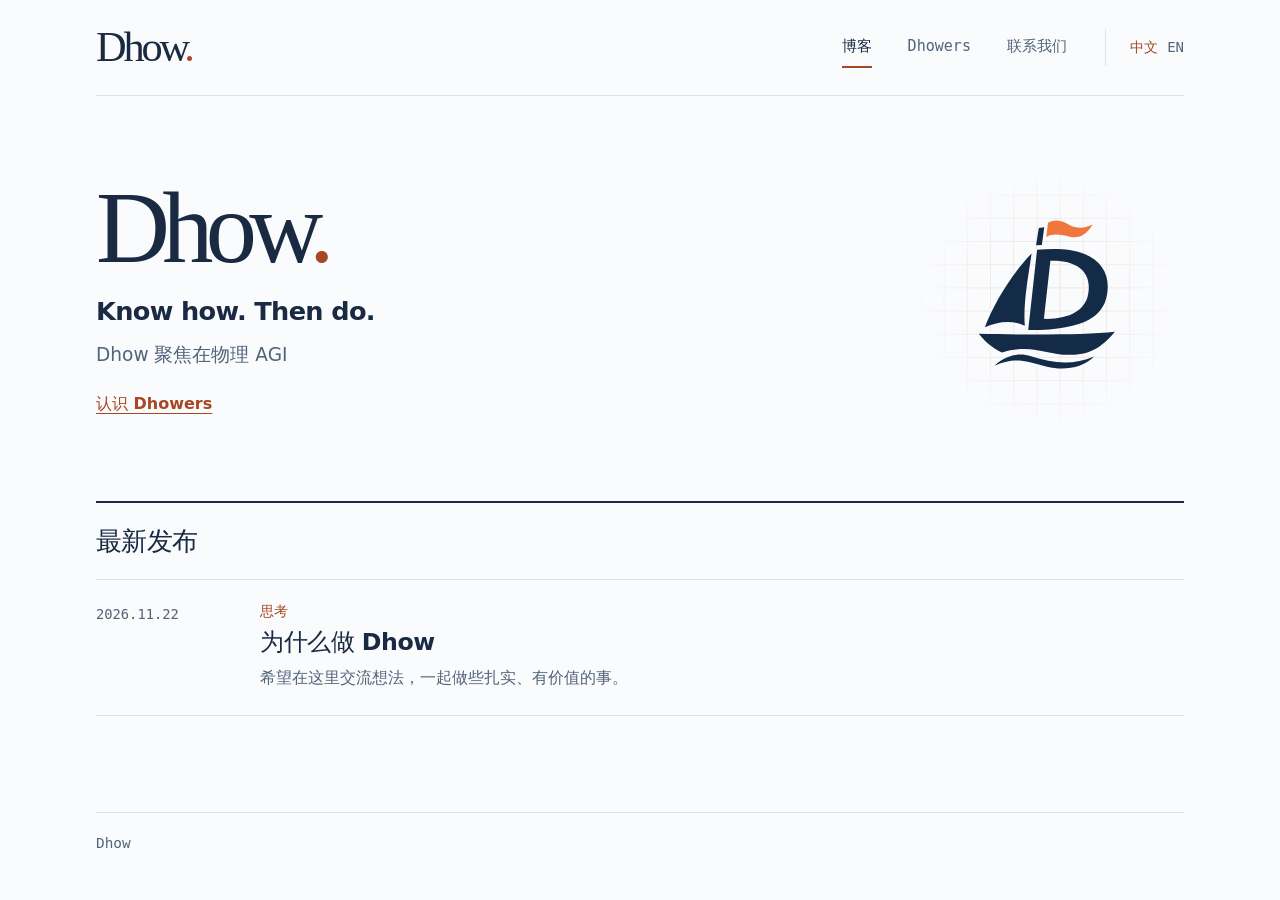
<file: site/index.html>
<!doctype html>
<html lang="zh-CN" data-auto-language>
  <head>
    <meta charset="utf-8">
    <meta name="viewport" content="width=device-width, initial-scale=1">
    <meta name="description" content="Dhow 聚焦在物理 AGI。">
    <meta name="theme-color" content="#fafbfd">
    <title>Dhow — 物理 AGI</title>
    <link rel="alternate" hreflang="en" href="./en/index.html">
    <link rel="icon" type="image/svg+xml" href="./assets/dhow.svg">
    <link rel="stylesheet" href="./assets/styles.css?v=45f61dc2bd6b">
    <script src="./assets/language.js" defer></script>
    <script src="./assets/feed.js" defer></script>
  </head>
  <body class="landing-page home-page">
    <a class="skip-link" href="#main">跳到正文</a>
    <header class="site-header wrap">
      <a class="wordmark" href="./index.html" aria-label="Dhow 首页">Dhow<span>.</span></a>
      <div class="header-links">
        <nav class="site-nav" aria-label="主导航">
          <a href="#blog" aria-current="page">博客</a>
          <a href="./dhowers.html">Dhowers</a>
          <a href="./dhowers.html#contact">联系我们</a>
        </nav>
        <nav class="language-nav" aria-label="语言">
          <a href="./index.html" aria-current="true">中文</a>
          <a href="./en/index.html" lang="en" hreflang="en" aria-label="English">EN</a>
        </nav>
      </div>
    </header>

    <main class="wrap" id="main">
      <section class="hero home-hero" aria-labelledby="intro">
        <div>
          <h1 id="intro" lang="en">Dhow<span aria-hidden="true">.</span></h1>
          <p class="tagline" lang="en">Know how. Then do.</p>
          <p class="hero-focus">Dhow 聚焦在物理 AGI</p>
          <a class="text-link" href="./dhowers.html">认识 Dhowers</a>
        </div>
        <div class="hero-art" aria-hidden="true">
          <img src="./assets/dhow.svg" width="512" height="512" alt="">
        </div>
      </section>

      <section class="blog" id="blog" aria-labelledby="blog-title">
        <div class="section-header">
          <h2 id="blog-title">最新发布</h2>
          <div class="filters" role="group" aria-label="按内容分类筛选" hidden>
            <button type="button" data-filter="all" aria-pressed="true">全部</button>
            <button type="button" data-filter="paper" aria-pressed="false">论文</button>
            <button type="button" data-filter="work" aria-pressed="false">作品</button>
            <button type="button" data-filter="thought" aria-pressed="false">思考</button>
          </div>
        </div>
        <ul class="feed" aria-label="发布列表">
          <li class="entry" data-kind="thought">
            <time datetime="2026-11-22">2026.11.22</time>
            <article>
              <p class="entry-kind">思考</p>
              <h3><a href="./posts/why-dhow.html">为什么做 Dhow</a></h3>
              <p class="summary">希望在这里交流想法，一起做些扎实、有价值的事。</p>
            </article>
          </li>
        </ul>
        <p class="empty" role="status" hidden>这个分类暂时没有内容。</p>
      </section>
    </main>

    <footer class="site-footer wrap">
      <span>Dhow</span>
    </footer>
  </body>
</html>
</file>
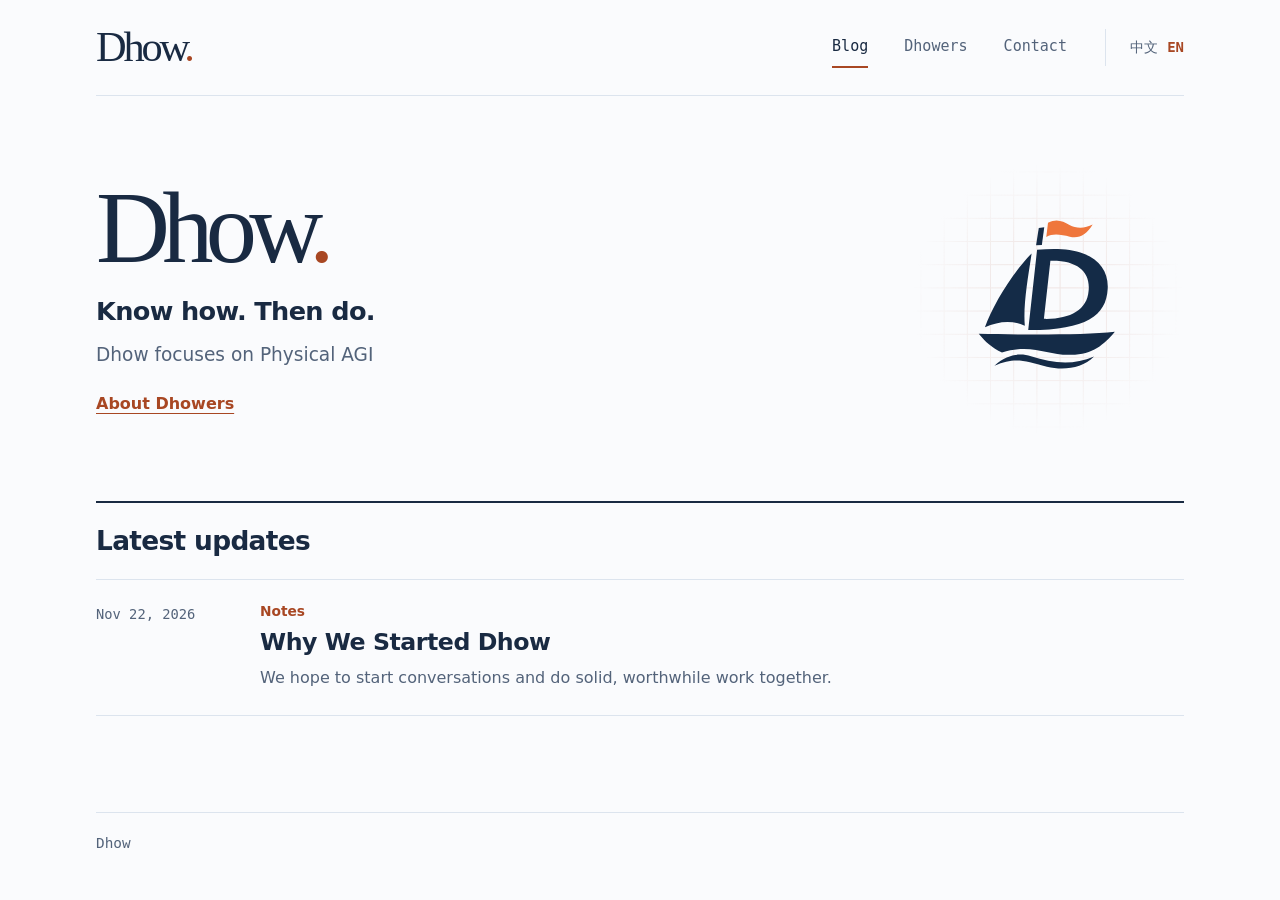
<file: site/en/index.html>
<!doctype html>
<html lang="en">
  <head>
    <meta charset="utf-8">
    <meta name="viewport" content="width=device-width, initial-scale=1">
    <meta name="description" content="Dhow focuses on Physical AGI.">
    <meta name="theme-color" content="#fafbfd">
    <title>Dhow — Physical AGI</title>
    <link rel="alternate" hreflang="zh-CN" href="../index.html">
    <link rel="icon" type="image/svg+xml" href="../assets/dhow.svg">
    <link rel="stylesheet" href="../assets/styles.css?v=45f61dc2bd6b">
    <script src="../assets/language.js" defer></script>
    <script src="../assets/feed.js" defer></script>
  </head>
  <body class="landing-page home-page">
    <a class="skip-link" href="#main">Skip to content</a>
    <header class="site-header wrap">
      <a class="wordmark" href="./index.html" aria-label="Dhow home">Dhow<span>.</span></a>
      <div class="header-links">
        <nav class="site-nav" aria-label="Main navigation">
          <a href="#blog" aria-current="page">Blog</a>
          <a href="./dhowers.html">Dhowers</a>
          <a href="./dhowers.html#contact">Contact</a>
        </nav>
        <nav class="language-nav" aria-label="Language">
          <a href="../index.html" lang="zh-CN" hreflang="zh-CN">中文</a>
          <a href="./index.html" aria-label="English" aria-current="true">EN</a>
        </nav>
      </div>
    </header>

    <main class="wrap" id="main">
      <section class="hero home-hero" aria-labelledby="intro">
        <div>
          <h1 id="intro">Dhow<span aria-hidden="true">.</span></h1>
          <p class="tagline">Know how. Then do.</p>
          <p class="hero-focus">Dhow focuses on Physical AGI</p>
          <a class="text-link" href="./dhowers.html">About Dhowers</a>
        </div>
        <div class="hero-art" aria-hidden="true">
          <img src="../assets/dhow.svg" width="512" height="512" alt="">
        </div>
      </section>

      <section class="blog" id="blog" aria-labelledby="blog-title">
        <div class="section-header">
          <h2 id="blog-title">Latest updates</h2>
          <div class="filters" role="group" aria-label="Filter updates by category" hidden>
            <button type="button" data-filter="all" aria-pressed="true">All</button>
            <button type="button" data-filter="paper" aria-pressed="false">Papers</button>
            <button type="button" data-filter="work" aria-pressed="false">Projects</button>
            <button type="button" data-filter="thought" aria-pressed="false">Notes</button>
          </div>
        </div>
        <ul class="feed" aria-label="Updates">
          <li class="entry" data-kind="thought">
            <time datetime="2026-11-22">Nov 22, 2026</time>
            <article>
              <p class="entry-kind">Notes</p>
              <h3><a href="./posts/why-dhow.html">Why We Started Dhow</a></h3>
              <p class="summary">We hope to start conversations and do solid, worthwhile work together.</p>
            </article>
          </li>
        </ul>
        <p class="empty" role="status" hidden>Nothing in this category yet.</p>
      </section>
    </main>

    <footer class="site-footer wrap">
      <span>Dhow</span>
    </footer>
  </body>
</html>
</file>
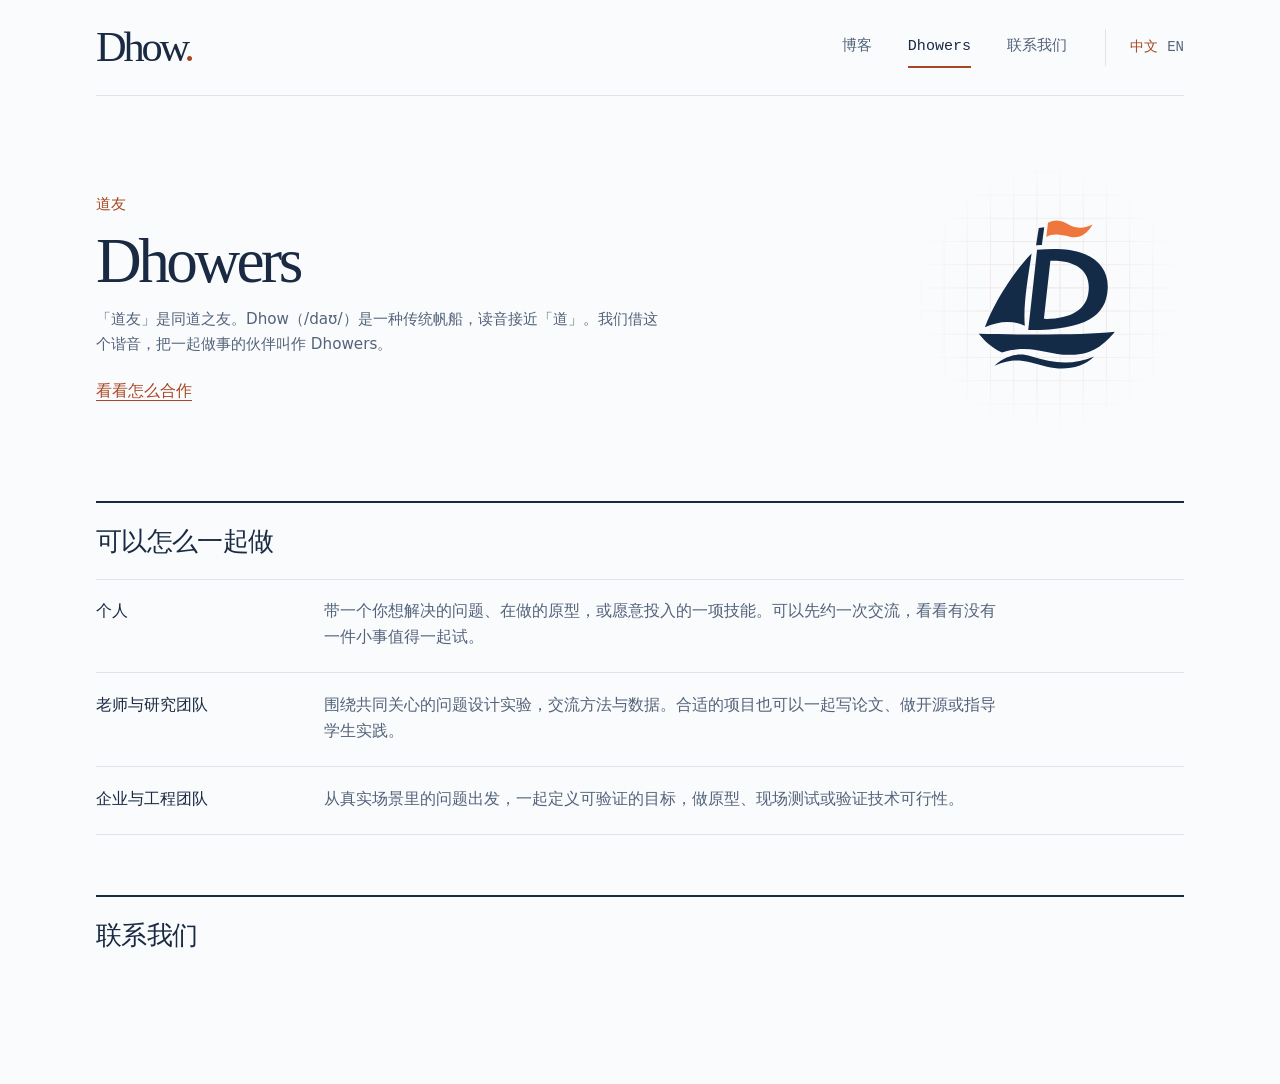
<file: site/dhowers.html>
<!doctype html>
<html lang="zh-CN">
  <head>
    <meta charset="utf-8">
    <meta name="viewport" content="width=device-width, initial-scale=1">
    <meta name="description" content="Dhowers 连接认真想做点事的人，围绕物理 AGI 开展合作。">
    <meta name="theme-color" content="#fafbfd">
    <title>Dhowers · 道友 — Dhow</title>
    <link rel="alternate" hreflang="en" href="./en/dhowers.html">
    <link rel="icon" type="image/svg+xml" href="./assets/dhow.svg">
    <link rel="stylesheet" href="./assets/styles.css?v=45f61dc2bd6b">
    <script src="./assets/language.js" defer></script>
  </head>
  <body class="landing-page">
    <a class="skip-link" href="#main">跳到正文</a>
    <header class="site-header wrap">
      <a class="wordmark" href="./index.html" aria-label="Dhow 首页">Dhow<span>.</span></a>
      <div class="header-links">
        <nav class="site-nav" aria-label="主导航">
          <a href="./index.html#blog">博客</a>
          <a href="./dhowers.html" aria-current="page">Dhowers</a>
          <a href="#contact">联系我们</a>
        </nav>
        <nav class="language-nav" aria-label="语言">
          <a href="./dhowers.html" aria-current="true">中文</a>
          <a href="./en/dhowers.html" lang="en" hreflang="en" aria-label="English">EN</a>
        </nav>
      </div>
    </header>

    <main class="wrap" id="main">
      <section class="hero" aria-labelledby="people">
        <div>
          <p class="tagline">道友</p>
          <h1 id="people" lang="en">Dhowers</h1>
          <p class="hero-note">「道友」是同道之友。<span lang="en">Dhow</span>（/daʊ/）是一种传统帆船，读音接近「道」。我们借这个谐音，把一起做事的伙伴叫作 Dhowers。</p>
          <a class="text-link" href="#collaboration">看看怎么合作</a>
        </div>
        <div class="hero-art" aria-hidden="true">
          <img src="./assets/dhow.svg" width="512" height="512" alt="">
        </div>
      </section>

      <section class="content-section" aria-labelledby="collaboration">
        <div class="section-header">
          <h2 id="collaboration">可以怎么一起做</h2>
        </div>
        <dl class="collab-list">
          <div>
            <dt>个人</dt>
            <dd>带一个你想解决的问题、在做的原型，或愿意投入的一项技能。可以先约一次交流，看看有没有一件小事值得一起试。</dd>
          </div>
          <div>
            <dt>老师与研究团队</dt>
            <dd>围绕共同关心的问题设计实验，交流方法与数据。合适的项目也可以一起写论文、做开源或指导学生实践。</dd>
          </div>
          <div>
            <dt>企业与工程团队</dt>
            <dd>从真实场景里的问题出发，一起定义可验证的目标，做原型、现场测试或验证技术可行性。</dd>
          </div>
        </dl>
      </section>

      <section class="content-section" id="contact" aria-labelledby="contact-title">
        <div class="section-header">
          <h2 id="contact-title">联系我们</h2>
        </div>
      </section>
    </main>
  </body>
</html>
</file>
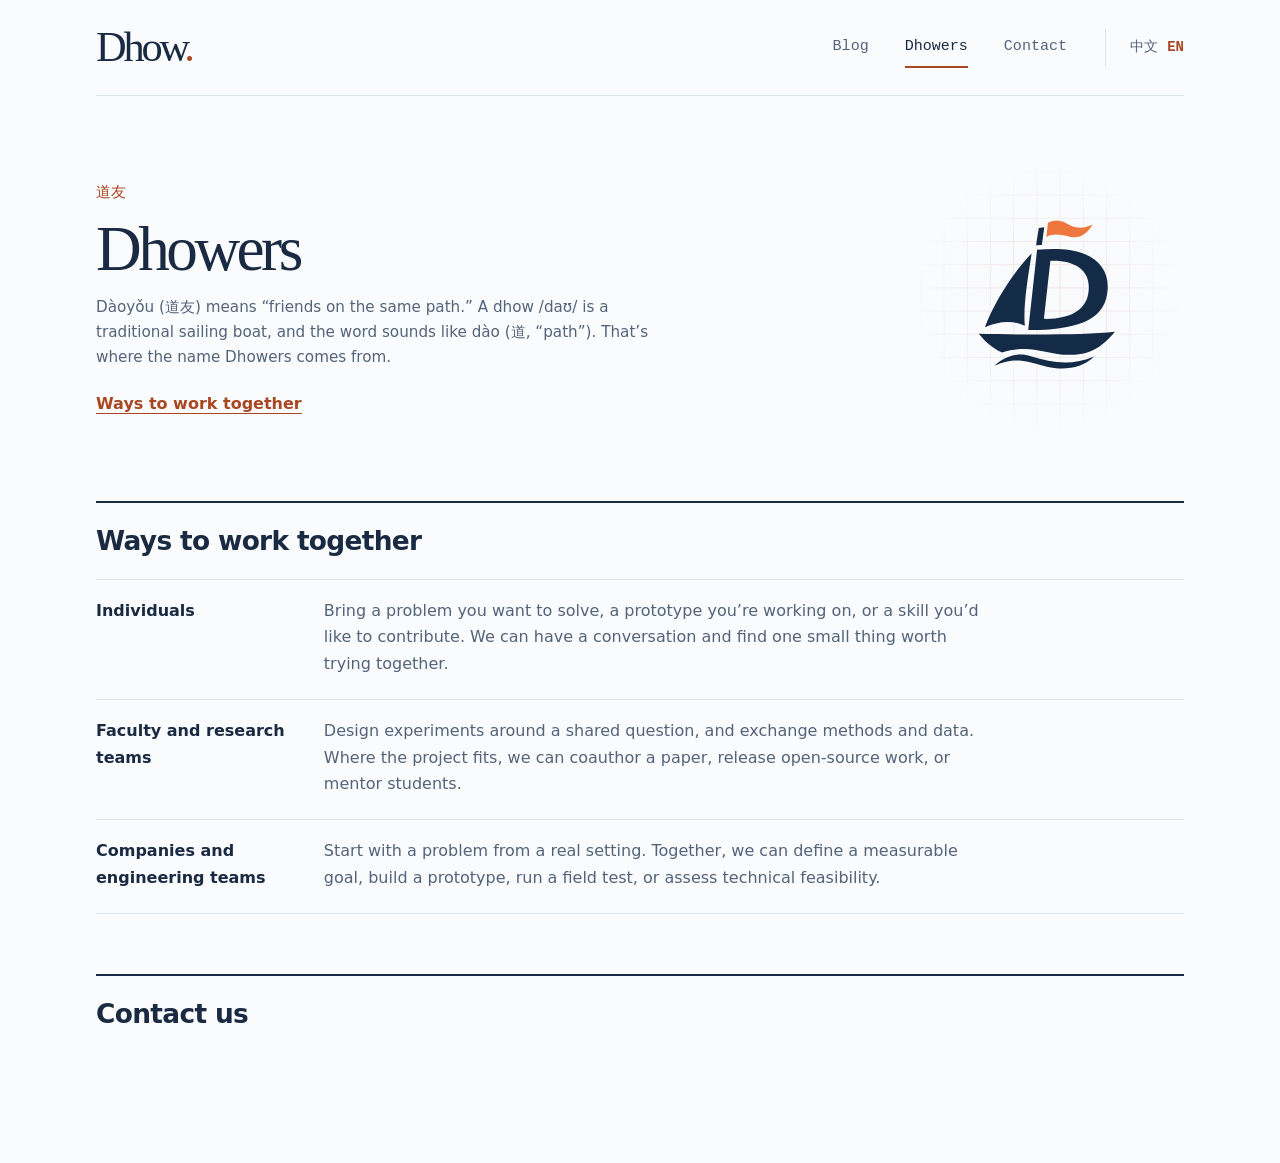
<file: site/en/dhowers.html>
<!doctype html>
<html lang="en">
  <head>
    <meta charset="utf-8">
    <meta name="viewport" content="width=device-width, initial-scale=1">
    <meta name="description" content="Dhowers brings individuals, researchers, and industry teams together to work on Physical AGI.">
    <meta name="theme-color" content="#fafbfd">
    <title>Dhowers — Dhow</title>
    <link rel="alternate" hreflang="zh-CN" href="../dhowers.html">
    <link rel="icon" type="image/svg+xml" href="../assets/dhow.svg">
    <link rel="stylesheet" href="../assets/styles.css?v=45f61dc2bd6b">
    <script src="../assets/language.js" defer></script>
  </head>
  <body class="landing-page">
    <a class="skip-link" href="#main">Skip to content</a>
    <header class="site-header wrap">
      <a class="wordmark" href="./index.html" aria-label="Dhow home">Dhow<span>.</span></a>
      <div class="header-links">
        <nav class="site-nav" aria-label="Main navigation">
          <a href="./index.html#blog">Blog</a>
          <a href="./dhowers.html" aria-current="page">Dhowers</a>
          <a href="#contact">Contact</a>
        </nav>
        <nav class="language-nav" aria-label="Language">
          <a href="../dhowers.html" lang="zh-CN" hreflang="zh-CN">中文</a>
          <a href="./dhowers.html" aria-label="English" aria-current="true">EN</a>
        </nav>
      </div>
    </header>

    <main class="wrap" id="main">
      <section class="hero" aria-labelledby="people">
        <div>
          <p class="tagline" lang="zh-CN">道友</p>
          <h1 id="people">Dhowers</h1>
          <p class="hero-note"><span lang="zh-Latn">Dàoyǒu</span> (<span lang="zh-CN">道友</span>) means “friends on the same path.” A dhow /daʊ/ is a traditional sailing boat, and the word sounds like <span lang="zh-Latn">dào</span> (<span lang="zh-CN">道</span>, “path”). That’s where the name Dhowers comes from.</p>
          <a class="text-link" href="#collaboration">Ways to work together</a>
        </div>
        <div class="hero-art" aria-hidden="true">
          <img src="../assets/dhow.svg" width="512" height="512" alt="">
        </div>
      </section>

      <section class="content-section" aria-labelledby="collaboration">
        <div class="section-header">
          <h2 id="collaboration">Ways to work together</h2>
        </div>
        <dl class="collab-list">
          <div>
            <dt>Individuals</dt>
            <dd>Bring a problem you want to solve, a prototype you’re working on, or a skill you’d like to contribute. We can have a conversation and find one small thing worth trying together.</dd>
          </div>
          <div>
            <dt>Faculty and research teams</dt>
            <dd>Design experiments around a shared question, and exchange methods and data. Where the project fits, we can coauthor a paper, release open-source work, or mentor students.</dd>
          </div>
          <div>
            <dt>Companies and engineering teams</dt>
            <dd>Start with a problem from a real setting. Together, we can define a measurable goal, build a prototype, run a field test, or assess technical feasibility.</dd>
          </div>
        </dl>
      </section>

      <section class="content-section" id="contact" aria-labelledby="contact-title">
        <div class="section-header">
          <h2 id="contact-title">Contact us</h2>
        </div>
      </section>
    </main>
  </body>
</html>
</file>
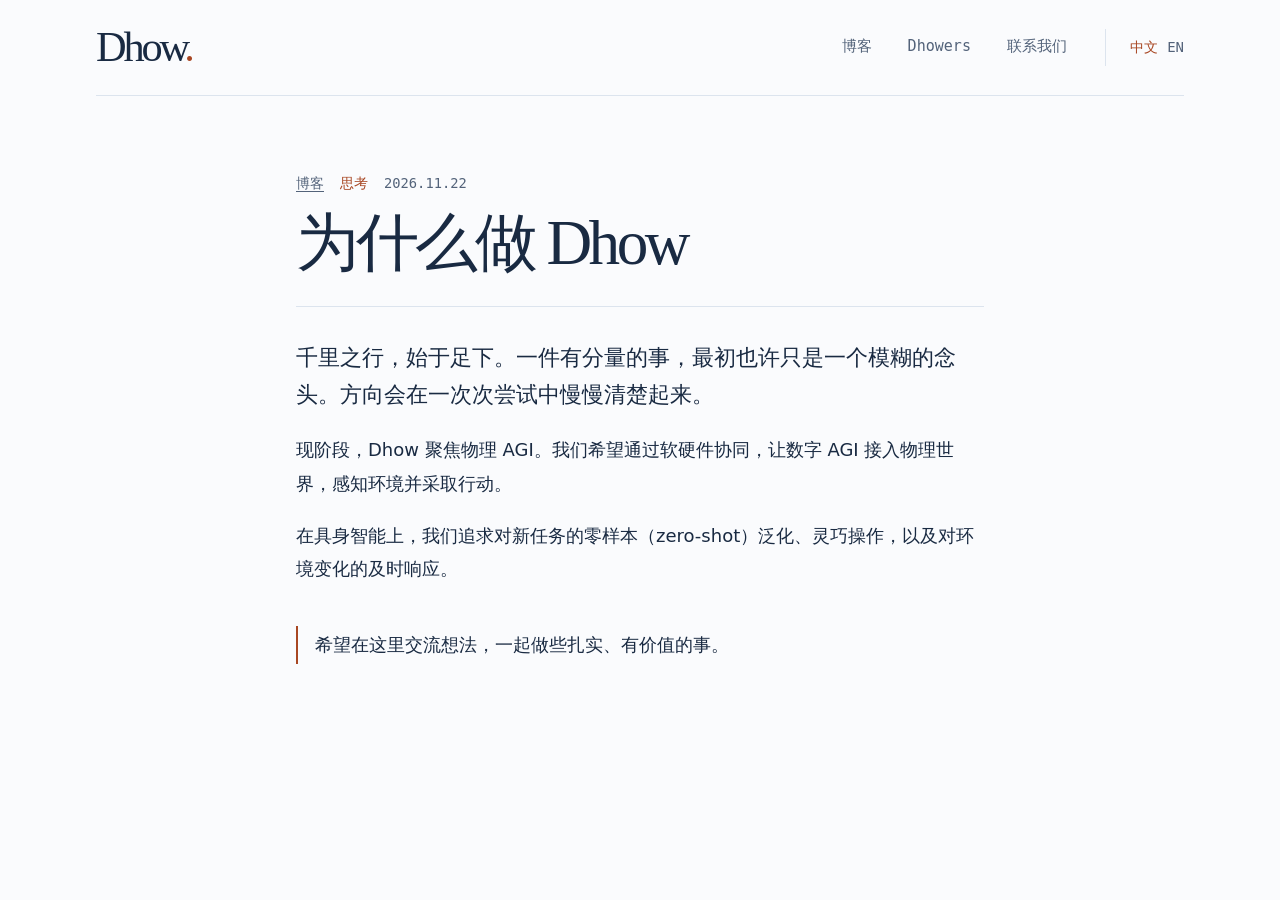
<file: site/posts/why-dhow.html>
<!doctype html>
<html lang="zh-CN">
  <head>
    <meta charset="utf-8">
    <meta name="viewport" content="width=device-width, initial-scale=1">
    <meta name="description" content="希望在这里交流想法，一起做些扎实、有价值的事。">
    <meta name="theme-color" content="#fafbfd">
    <title>为什么做 Dhow — Dhow</title>
    <link rel="alternate" hreflang="en" href="../en/posts/why-dhow.html">
    <link rel="icon" type="image/svg+xml" href="../assets/dhow.svg">
    <link rel="stylesheet" href="../assets/styles.css?v=45f61dc2bd6b">
    <script src="../assets/language.js" defer></script>
  </head>
  <body class="landing-page">
    <a class="skip-link" href="#main">跳到正文</a>
    <header class="site-header wrap">
      <a class="wordmark" href="../index.html" aria-label="Dhow 首页">Dhow<span>.</span></a>
      <div class="header-links">
        <nav class="site-nav" aria-label="主导航">
          <a href="../index.html#blog">博客</a>
          <a href="../dhowers.html">Dhowers</a>
          <a href="../dhowers.html#contact">联系我们</a>
        </nav>
        <nav class="language-nav" aria-label="语言">
          <a href="./why-dhow.html" aria-current="true">中文</a>
          <a href="../en/posts/why-dhow.html" lang="en" hreflang="en" aria-label="English">EN</a>
        </nav>
      </div>
    </header>

    <main class="wrap" id="main">
      <article class="post">
        <header class="post-header">
          <div class="post-meta">
            <a href="../index.html#blog">博客</a>
            <span class="post-kind">思考</span>
            <time datetime="2026-11-22">2026.11.22</time>
          </div>
          <h1>为什么做 Dhow</h1>
        </header>
        <div class="post-body">
          <p class="post-lead">千里之行，始于足下。一件有分量的事，最初也许只是一个模糊的念头。方向会在一次次尝试中慢慢清楚起来。</p>
          <p>现阶段，Dhow 聚焦物理 AGI。我们希望通过软硬件协同，让数字 AGI 接入物理世界，感知环境并采取行动。</p>
          <p>在具身智能上，我们追求对新任务的零样本（zero-shot）泛化、灵巧操作，以及对环境变化的及时响应。</p>
          <blockquote><p>希望在这里交流想法，一起做些扎实、有价值的事。</p></blockquote>
        </div>
      </article>
    </main>
  </body>
</html>
</file>
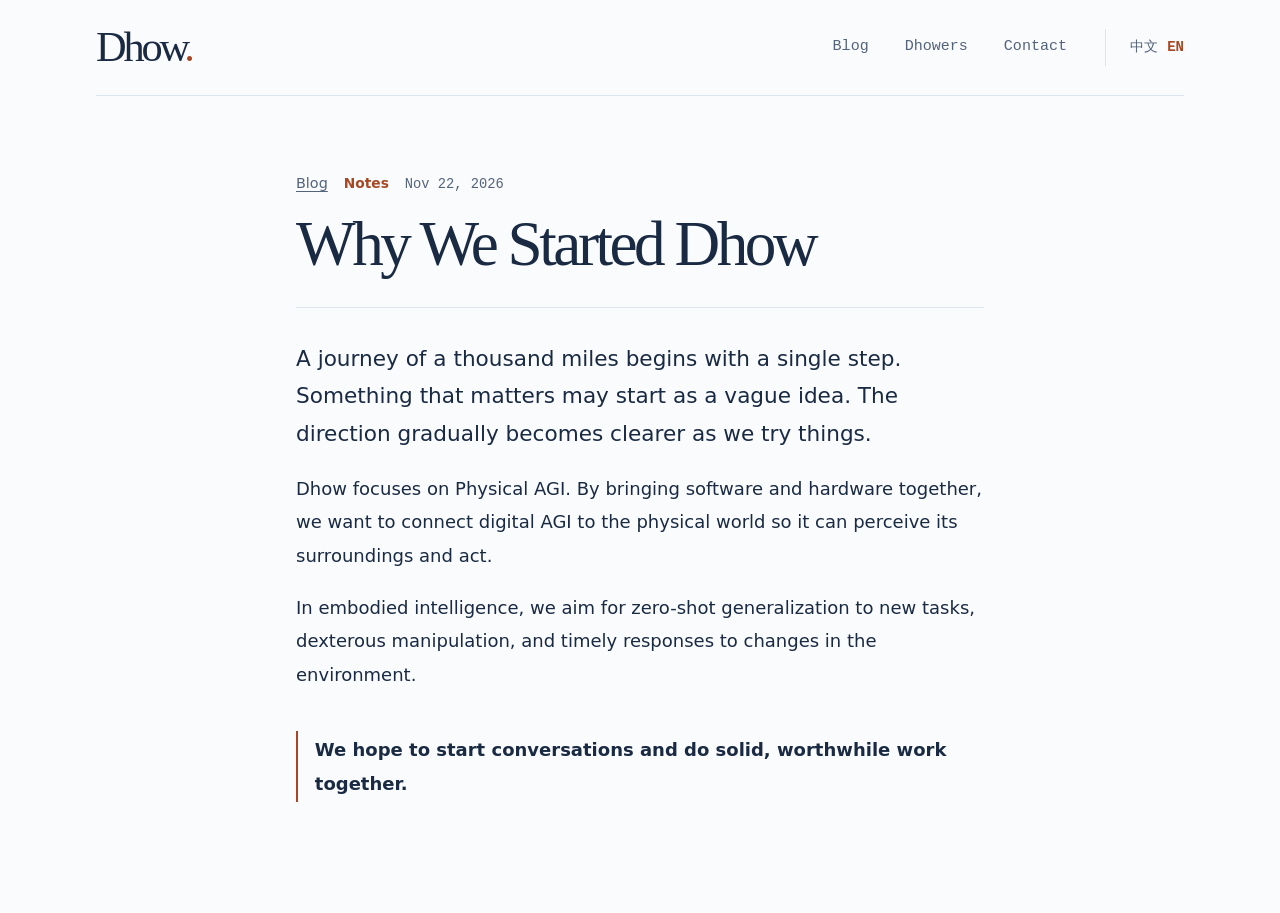
<file: site/en/posts/why-dhow.html>
<!doctype html>
<html lang="en">
  <head>
    <meta charset="utf-8">
    <meta name="viewport" content="width=device-width, initial-scale=1">
    <meta name="description" content="We hope to start conversations and do solid, worthwhile work together.">
    <meta name="theme-color" content="#fafbfd">
    <title>Why We Started Dhow — Dhow</title>
    <link rel="alternate" hreflang="zh-CN" href="../../posts/why-dhow.html">
    <link rel="icon" type="image/svg+xml" href="../../assets/dhow.svg">
    <link rel="stylesheet" href="../../assets/styles.css?v=45f61dc2bd6b">
    <script src="../../assets/language.js" defer></script>
  </head>
  <body class="landing-page">
    <a class="skip-link" href="#main">Skip to content</a>
    <header class="site-header wrap">
      <a class="wordmark" href="../index.html" aria-label="Dhow home">Dhow<span>.</span></a>
      <div class="header-links">
        <nav class="site-nav" aria-label="Main navigation">
          <a href="../index.html#blog">Blog</a>
          <a href="../dhowers.html">Dhowers</a>
          <a href="../dhowers.html#contact">Contact</a>
        </nav>
        <nav class="language-nav" aria-label="Language">
          <a href="../../posts/why-dhow.html" lang="zh-CN" hreflang="zh-CN">中文</a>
          <a href="./why-dhow.html" aria-label="English" aria-current="true">EN</a>
        </nav>
      </div>
    </header>

    <main class="wrap" id="main">
      <article class="post">
        <header class="post-header">
          <div class="post-meta">
            <a href="../index.html#blog">Blog</a>
            <span class="post-kind">Notes</span>
            <time datetime="2026-11-22">Nov 22, 2026</time>
          </div>
          <h1>Why We Started Dhow</h1>
        </header>
        <div class="post-body">
          <p class="post-lead">A journey of a thousand miles begins with a single step. Something that matters may start as a vague idea. The direction gradually becomes clearer as we try things.</p>
          <p>Dhow focuses on Physical AGI. By bringing software and hardware together, we want to connect digital AGI to the physical world so it can perceive its surroundings and act.</p>
          <p>In embodied intelligence, we aim for zero-shot generalization to new tasks, dexterous manipulation, and timely responses to changes in the environment.</p>
          <blockquote><p>We hope to start conversations and do solid, worthwhile work together.</p></blockquote>
        </div>
      </article>
    </main>
  </body>
</html>
</file>
<file: site/assets/styles.css>
:root {
  color-scheme: light;
  font-family: system-ui, "PingFang SC", "Microsoft YaHei", sans-serif;
  color: #192a42;
  background: #fafbfd;
  font-synthesis: none;
  --paper: #fafbfd;
  --ink: #192a42;
  --muted: #53637a;
  --rule: #dce4ee;
  --panel: #fbfaf9;
  --accent: #a84723;
  --serif: Georgia, "Songti SC", "Noto Serif CJK SC", "Noto Serif SC", serif;
  --mono: ui-monospace, "SFMono-Regular", Consolas, monospace;
}

* {
  box-sizing: border-box;
}

[hidden] {
  display: none !important;
}

body {
  margin: 0;
  font-size: 1rem;
  line-height: 1.65;
}

main {
  padding-bottom: clamp(3.5rem, 9vw, 7rem);
}

h1,
h2,
h3,
p {
  margin: 0;
}

a {
  color: inherit;
  text-underline-offset: 0.24em;
}

a:hover {
  color: var(--accent);
}

:focus-visible {
  outline: 2px solid var(--accent);
  outline-offset: 4px;
}

.wrap {
  width: min(66rem, 100% - 4rem);
  margin-inline: auto;
}

.skip-link {
  position: fixed;
  z-index: 2;
  inset: 0.75rem auto auto 0.75rem;
  padding: 0.5rem 0.75rem;
  background: var(--paper);
  transform: translateY(-200%);
}

.skip-link:focus {
  transform: translateY(0);
}

.site-header,
.header-links,
.site-nav,
.language-nav {
  display: flex;
  align-items: center;
}

.site-header {
  min-height: 6rem;
  justify-content: space-between;
  flex-wrap: wrap;
  gap: 0.75rem 1.25rem;
}

.wordmark {
  font-family: Georgia, serif;
  font-size: clamp(2.45rem, 4.2vw, 3.6rem);
  line-height: 0.95;
  letter-spacing: -0.075em;
  text-decoration: none;
}

.wordmark span {
  color: var(--accent);
}

.header-links {
  flex-wrap: wrap;
  gap: 0.25rem clamp(0.75rem, 3vw, 2.5rem);
}

.site-nav {
  gap: clamp(0.85rem, 3vw, 2.25rem);
}

.site-nav a,
.language-nav a {
  padding-block: 0.45rem;
  color: var(--muted);
  font-size: 0.94rem;
  text-decoration: none;
  white-space: nowrap;
}

.site-nav a:hover,
.site-nav [aria-current] {
  color: var(--ink);
  text-decoration: underline;
  text-decoration-color: var(--accent);
  text-decoration-thickness: 1px;
  text-underline-offset: 0.45em;
}

.language-nav {
  gap: 0.55rem;
  padding-inline-start: clamp(0.75rem, 2vw, 1.5rem);
  border-inline-start: 1px solid var(--rule);
}

.language-nav a {
  font-size: 0.875rem;
}

.language-nav [aria-current] {
  color: var(--accent);
  font-weight: 650;
}

.language-nav a:hover {
  text-decoration: underline;
}

.hero {
  display: grid;
  grid-template-columns: minmax(0, 1fr) clamp(12.5rem, 25vw, 17rem);
  align-items: center;
  gap: clamp(1.5rem, 6vw, 5.25rem);
  padding-block: clamp(2.5rem, 5.2vw, 4.5rem);
}

h1 {
  font-family: var(--serif);
  font-size: clamp(2.35rem, 5vw, 3.95rem);
  font-weight: 400;
  letter-spacing: -0.055em;
  line-height: 1.08;
  text-wrap: balance;
}

.tagline {
  margin-bottom: 0.6rem;
  color: var(--accent);
  font-size: 0.95rem;
  font-weight: 650;
}

.hero-focus,
.lede {
  max-width: 37rem;
  margin-top: 0.95rem;
  color: var(--muted);
  font-size: clamp(1rem, 1.6vw, 1.16rem);
  line-height: 1.65;
}

.hero-note {
  max-width: 36rem;
  margin-top: 0.75rem;
  color: var(--muted);
  font-size: 0.95rem;
  line-height: 1.65;
}

.text-link {
  display: inline-block;
  margin-top: 1.3rem;
  color: var(--accent);
  font-size: 1rem;
  font-weight: 600;
  text-decoration-color: var(--accent);
  text-decoration-thickness: 1px;
}

.hero-art {
  position: relative;
  display: grid;
  isolation: isolate;
  place-items: center;
  aspect-ratio: 1;
}

.hero-art::before {
  position: absolute;
  z-index: -1;
  inset: 0;
  background-image:
    linear-gradient(to right, #efe4e2 1px, transparent 1px),
    linear-gradient(to bottom, #efe4e2 1px, transparent 1px);
  background-position: center;
  background-size: 1.45rem 1.45rem;
  mask-image: radial-gradient(ellipse closest-side, #000 20%, rgb(0 0 0 / 0.75) 50%, transparent 100%);
  content: "";
}

.hero-art img {
  display: block;
  width: 71%;
  height: auto;
}

.content-section + .content-section {
  margin-top: clamp(2.25rem, 5vw, 3.75rem);
}

.section-header {
  display: flex;
  flex-wrap: wrap;
  align-items: center;
  justify-content: space-between;
  gap: 0.85rem 1.5rem;
  padding-bottom: 0.85rem;
}

.section-header h2 {
  font-size: 1.18rem;
  font-weight: 650;
  letter-spacing: -0.025em;
}

.filters {
  display: flex;
  flex-wrap: wrap;
  gap: 0.35rem;
}

.filters button {
  padding: 0.3rem 0.7rem;
  border: 1px solid transparent;
  border-radius: 0.25rem;
  color: var(--muted);
  background: transparent;
  font: inherit;
  font-size: 0.9rem;
  cursor: pointer;
}

.filters button:hover {
  border-color: var(--rule);
  color: var(--ink);
}

.filters [aria-pressed="true"] {
  border-color: var(--rule);
  color: var(--ink);
  background: var(--panel);
  font-weight: 650;
}

.feed,
.collab-list {
  padding: 0;
  margin: 0;
  border-bottom: 1px solid var(--rule);
  list-style: none;
}

.entry,
.collab-list > div {
  display: grid;
  grid-template-columns: minmax(8rem, 18%) minmax(0, 1fr);
  gap: 0.35rem clamp(1rem, 3vw, 2rem);
  align-items: start;
  padding-block: 1.15rem 1.35rem;
  border-top: 1px solid var(--rule);
}

.entry time,
.post-meta time {
  color: var(--muted);
  font-family: var(--mono);
  font-size: 0.86rem;
  font-variant-numeric: tabular-nums;
}

.entry-kind,
.post-kind {
  color: var(--accent);
  font-size: 0.86rem;
  font-weight: 650;
}

.entry h3 {
  font-size: clamp(1.2rem, 2.2vw, 1.48rem);
  font-weight: 650;
  letter-spacing: -0.02em;
  line-height: 1.4;
}

.entry h3 a {
  text-decoration: none;
}

.entry h3 a:hover {
  text-decoration: underline;
}

.summary {
  margin-top: 0.35rem;
  color: var(--muted);
}

.empty {
  padding-block: 1.5rem;
  color: var(--muted);
}

.collab-list dt {
  font-weight: 650;
}

.collab-list dd {
  max-width: 42rem;
  margin: 0;
  color: var(--muted);
}

.post {
  max-width: 43rem;
  margin-inline: auto;
  padding-top: clamp(2.5rem, 6vw, 4.75rem);
}

.post-header {
  padding-bottom: clamp(1.25rem, 2.8vw, 1.75rem);
  border-bottom: 1px solid var(--rule);
}

.post-meta {
  display: flex;
  align-items: baseline;
  flex-wrap: wrap;
  gap: 0.35rem 1rem;
  margin-bottom: 0.85rem;
  color: var(--muted);
  font-size: 0.9rem;
}

.post-body {
  padding-top: clamp(1.4rem, 3vw, 2rem);
  font-size: clamp(1.0625rem, 1.8vw, 1.125rem);
  line-height: 1.85;
}

.post-lead {
  font-size: clamp(1.15rem, 2.2vw, 1.35rem);
  font-weight: 500;
  line-height: 1.75;
}

.post-body blockquote {
  margin: clamp(1.75rem, 4.5vw, 2.5rem) 0 0;
  padding: 0.15rem 0 0.15rem 1.05rem;
  border-inline-start: 2px solid var(--accent);
  font-weight: 550;
}

.post-body h2 {
  margin: 1.65rem 0 0.45rem;
  font-size: 1.28rem;
  line-height: 1.4;
}

.post-body p + p {
  margin-top: 1.2rem;
}

.post-body a {
  color: var(--accent);
}

@media (max-width: 42rem) {
  .wrap {
    width: calc(100% - 2rem);
  }

  .site-header {
    min-height: 4.7rem;
    gap: 0.45rem 0.7rem;
    padding-block: 0.65rem;
  }

  .hero {
    grid-template-columns: minmax(0, 1fr) clamp(4.5rem, 21vw, 7.5rem);
    gap: clamp(0.7rem, 3vw, 1.5rem);
  }

  h1 {
    font-size: clamp(2rem, 6.8vw, 2.7rem);
  }

  .entry,
  .collab-list > div {
    grid-template-columns: minmax(0, 1fr);
  }

}

.landing-page .wrap {
  width: min(68rem, 100% - 4rem);
}

.landing-page .site-header {
  border-bottom: 1px solid var(--rule);
}

.landing-page .wordmark {
  font-size: 2.65rem;
}

.landing-page .site-nav,
.landing-page .language-nav {
  font-family: var(--mono);
}

.landing-page .site-nav a {
  border-bottom: 2px solid transparent;
}

.landing-page .site-nav a:hover,
.landing-page .site-nav [aria-current] {
  border-color: var(--accent);
  text-decoration: none;
}

.home-page main {
  padding-bottom: 0;
}

.home-hero h1 {
  font-family: Georgia, serif;
  font-size: clamp(4.5rem, 8vw, 7.25rem);
  letter-spacing: -0.075em;
  line-height: 0.94;
}

.home-hero h1 span {
  color: var(--accent);
}

.home-hero .tagline {
  margin: 0.9rem 0 0;
  color: var(--ink);
  font-size: clamp(1.2rem, 2.1vw, 1.6rem);
  font-weight: 550;
  letter-spacing: -0.025em;
}

.home-hero .hero-focus {
  margin-top: 0.45rem;
}

.landing-page .section-header {
  padding-block: 1rem;
  border-top: 2px solid var(--ink);
}

.landing-page .section-header h2 {
  font-size: clamp(1.3rem, 3vw, 1.65rem);
  font-weight: 700;
}

.home-page .entry {
  grid-template-columns: 9rem minmax(0, 1fr);
  gap: 0.35rem 1.25rem;
  padding-block: 1.3rem 1.45rem;
}

.home-page .entry time {
  padding-top: 0.13rem;
}

.home-page .entry-kind {
  margin-bottom: 0.2rem;
}

.site-footer {
  margin-top: clamp(3.5rem, 9vw, 6rem);
  padding-block: 1.2rem 1.75rem;
  border-top: 1px solid var(--rule);
  color: var(--muted);
  font-family: var(--mono);
  font-size: 0.9rem;
}

@media (max-width: 42rem) {
  .landing-page .wrap {
    width: calc(100% - 2rem);
  }

  .landing-page .wordmark {
    font-size: 2.2rem;
  }

  .home-hero h1 {
    font-size: clamp(3rem, 10vw, 4.5rem);
  }

  .home-page .entry {
    grid-template-columns: minmax(0, 1fr);
  }
}
</file>
